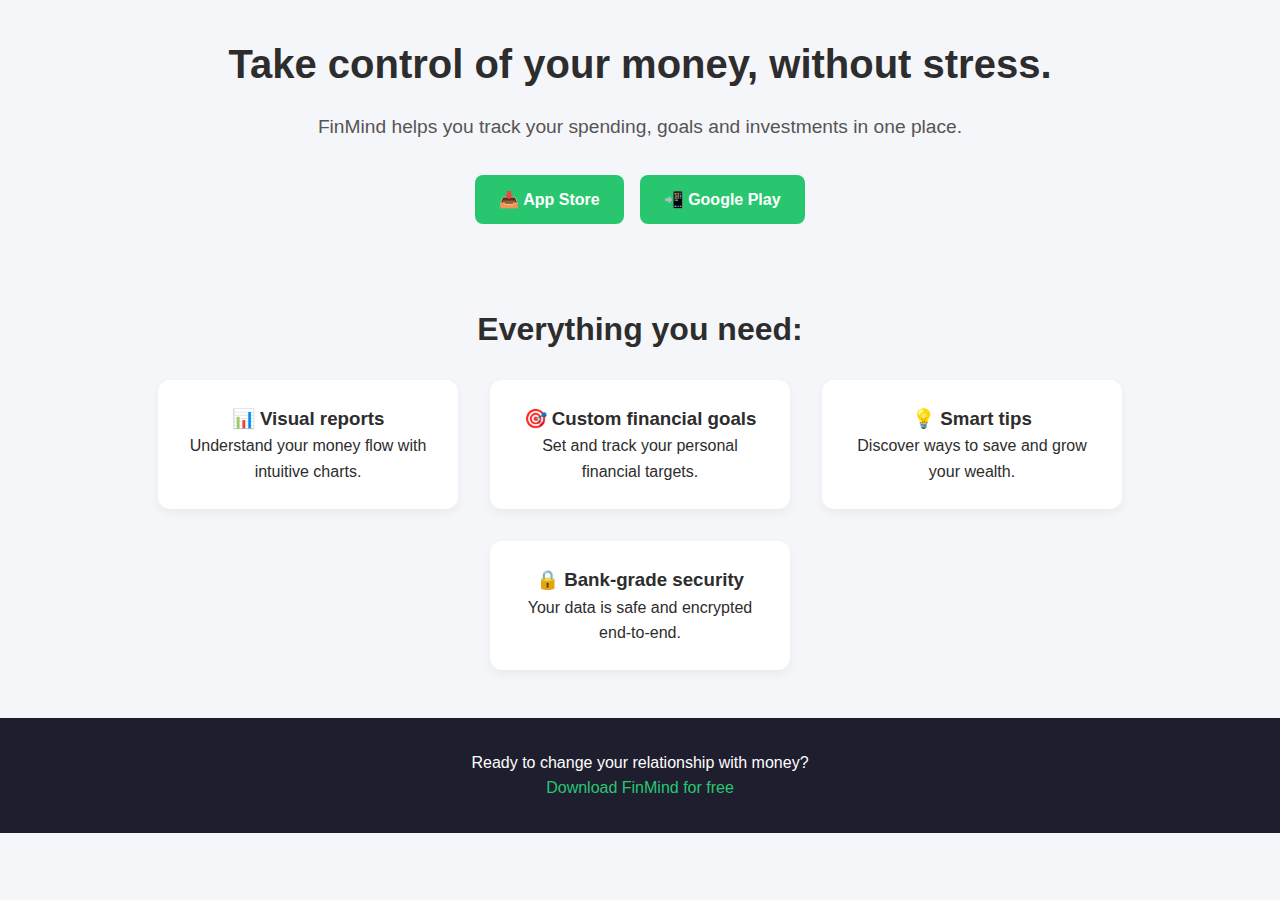
<file: index.html>
<!DOCTYPE html>
<html lang="pt-br">
<head>
  <meta charset="UTF-8">
  <meta name="viewport" content="width=device-width, initial-scale=1">
  <title>FinMind - Take control of your money</title>
  <link rel="stylesheet" href="style.css">
</head>
<body>

  <header>
    <h1>Take control of your money, without stress.</h1>
    <p>FinMind helps you track your spending, goals and investments in one place.</p>
    <div class="buttons">
      <a href="#">📥 App Store</a>
      <a href="#">📲 Google Play</a>
    </div>
  </header>

  <section class="features">
    <h2>Everything you need:</h2>
    <div class="feature-grid">
      <div class="feature">
        <h3>📊 Visual reports</h3>
        <p>Understand your money flow with intuitive charts.</p>
      </div>
      <div class="feature">
        <h3>🎯 Custom financial goals</h3>
        <p>Set and track your personal financial targets.</p>
      </div>
      <div class="feature">
        <h3>💡 Smart tips</h3>
        <p>Discover ways to save and grow your wealth.</p>
      </div>
      <div class="feature">
        <h3>🔒 Bank-grade security</h3>
        <p>Your data is safe and encrypted end-to-end.</p>
      </div>
    </div>
  </section>

  <footer>
    <p>Ready to change your relationship with money?</p>
    <a href="#">Download FinMind for free</a>
  </footer>

</body>
</html>
</file>
<file: style.css>
@charset "UTF-8";

* {
    margin: 0px;
    padding: 0px;
    box-sizing: border-box;
}

:root {
      --primary: #28C76F;
      --dark: #1E1E2F;
      --light-bg: #F5F6FA;
      --text-dark: #2D2D2D;
      --text-muted: #555;
    }

    * {
      margin: 0;
      padding: 0;
      box-sizing: border-box;
    }

    body {
      font-family: 'Arial', sans-serif;
      background-color: var(--light-bg);
      color: var(--text-dark);
      line-height: 1.6;
    }

    header {
      padding: 2rem;
      text-align: center;
      background-color: var(--light-bg);
    }

    header h1 {
      font-size: 2.5rem;
      margin-bottom: 1rem;
    }

    header p {
      color: var(--text-muted);
      font-size: 1.2rem;
      margin-bottom: 2rem;
    }

    .buttons {
      display: flex;
      justify-content: center;
      gap: 1rem;
    }

    .buttons a {
      background-color: var(--primary);
      color: white;
      padding: 0.75rem 1.5rem;
      border-radius: 8px;
      text-decoration: none;
      font-weight: bold;
      transition: 0.3s ease;
    }

    .buttons a:hover {
      background-color: #1fa75c;
    }

    section.features {
      padding: 3rem 1rem;
      text-align: center;
    }

    .features h2 {
      font-size: 2rem;
      margin-bottom: 1.5rem;
    }

    .feature-grid {
      display: flex;
      flex-wrap: wrap;
      gap: 2rem;
      justify-content: center;
    }

    .feature {
      max-width: 300px;
      background: white;
      padding: 1.5rem;
      border-radius: 12px;
      box-shadow: 0 4px 10px rgba(0, 0, 0, 0.05);
    }

    footer {
      padding: 2rem;
      text-align: center;
      background-color: var(--dark);
      color: white;
    }

    footer a {
      color: var(--primary);
      text-decoration: none;
    }
</file>
